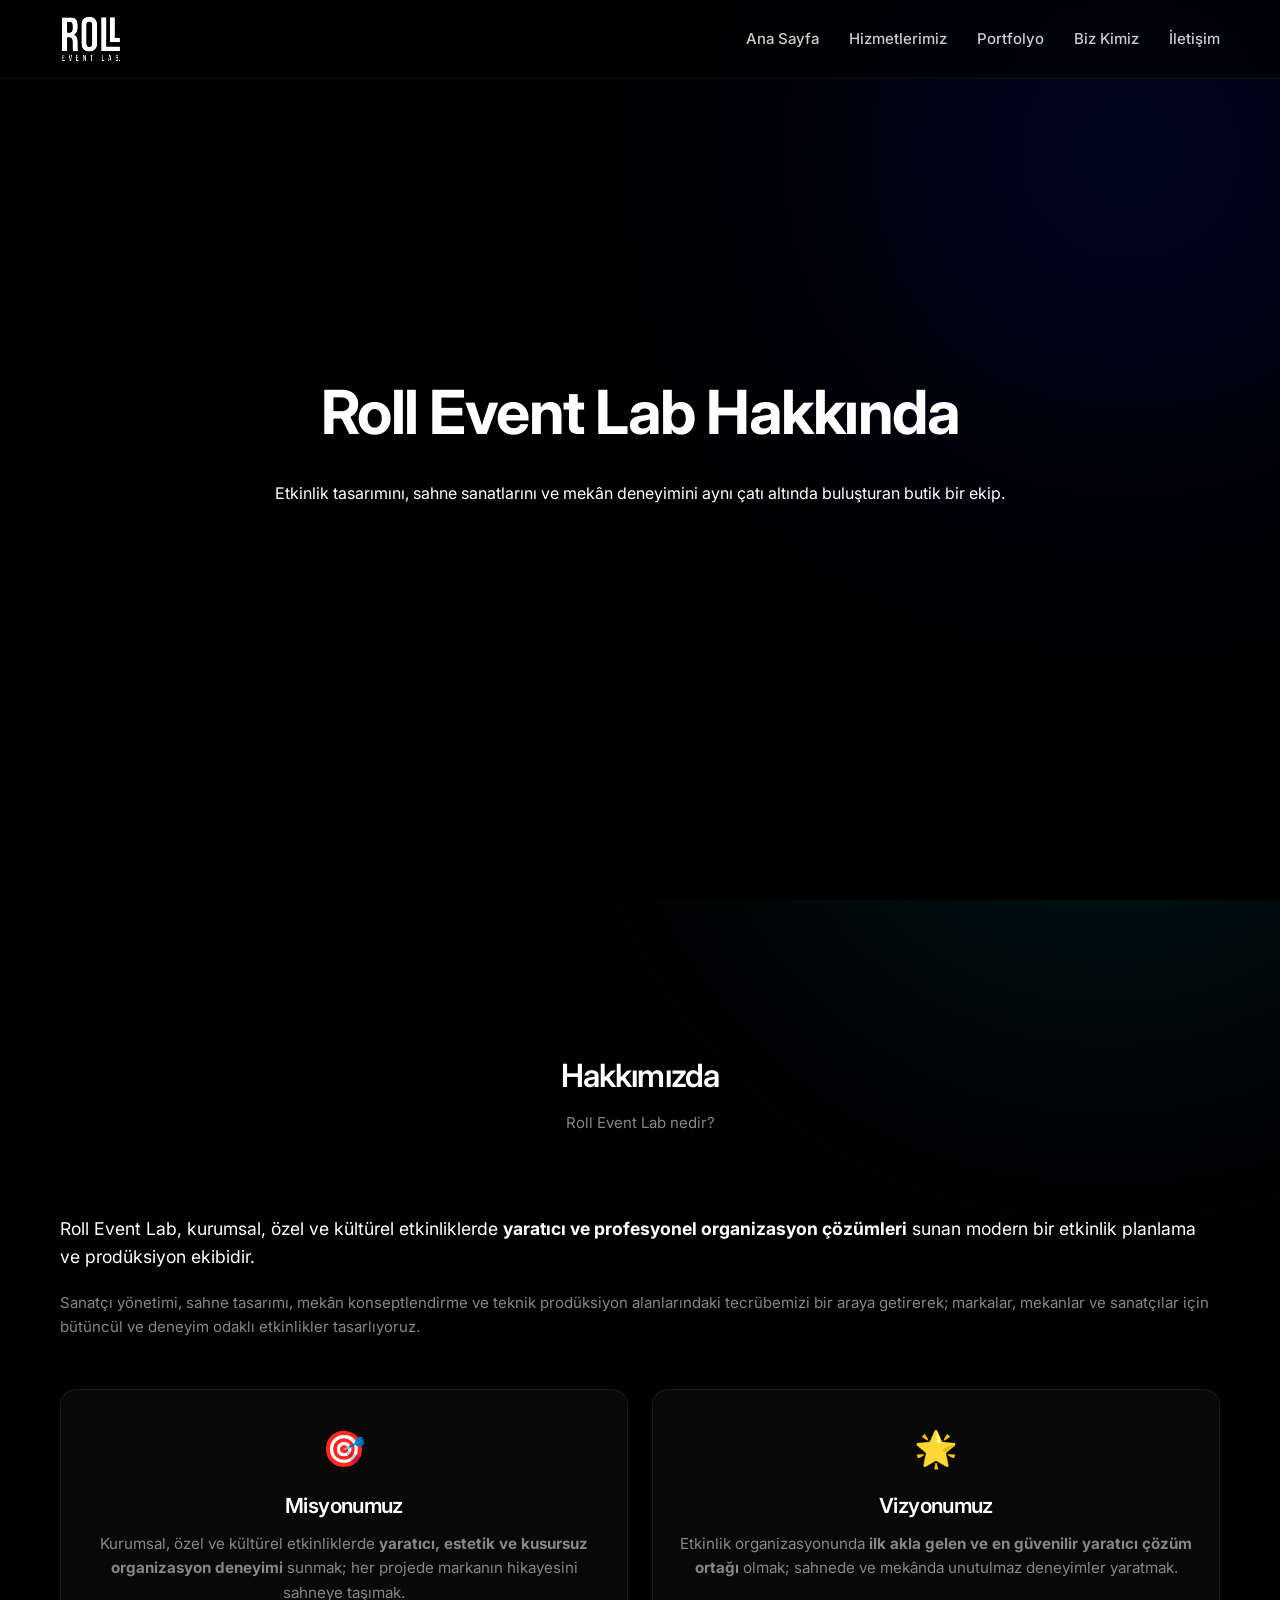
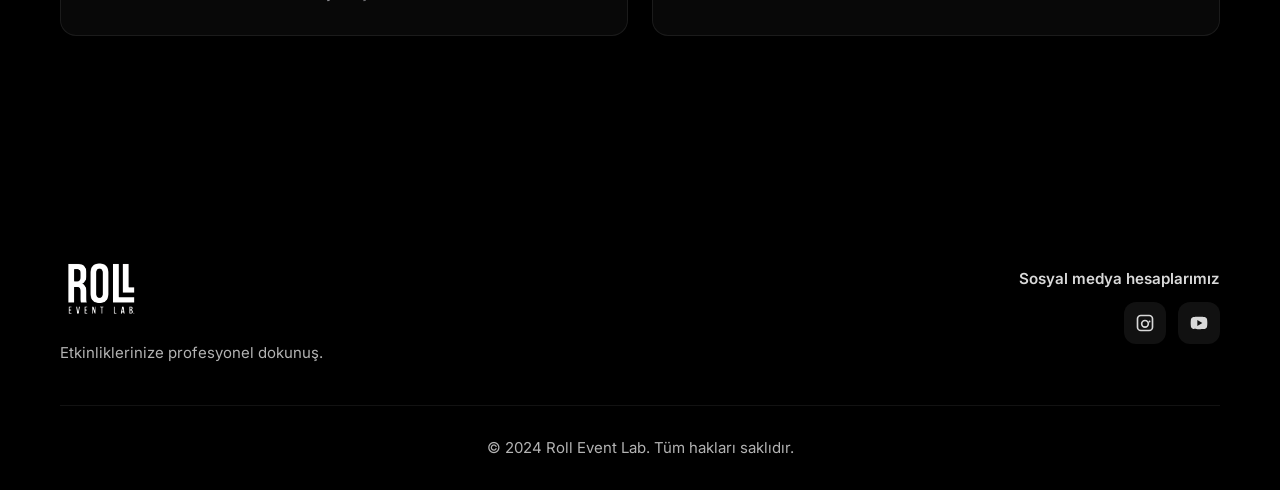
<file: biz-kimiz.html>
<!DOCTYPE html>
<html lang="tr">

<head>
    <meta charset="UTF-8">
    <meta name="viewport" content="width=device-width, initial-scale=1.0">
    <title>Biz Kimiz? | Roll Event Lab</title>
    <link rel="stylesheet" href="css.css">
    <link href="https://fonts.googleapis.com/css2?family=Inter:wght@300;400;500;600;700&display=swap"
        rel="stylesheet">
</head>

<body>
    <nav class="navbar">
        <div class="container">
            <a href="index.html#anasayfa" class="logo"><img src="images/headerlogo.svg" alt="Roll Event Lab Logo"></a>
            <ul class="nav-links">
                <li><a href="index.html#anasayfa">Ana Sayfa</a></li>
                <li><a href="index.html#hizmetler">Hizmetlerimiz</a></li>
                <li><a href="portfolyo.html">Portfolyo</a></li>
                <li><a href="biz-kimiz.html">Biz Kimiz</a></li>
                <li><a href="index.html#iletisim">İletişim</a></li>
            </ul>
            <div class="hamburger">
                <span></span>
                <span></span>
                <span></span>
            </div>
        </div>
    </nav>

    <main class="about-detail-page">
        <section class="hero about-hero">
            <div class="hero-content">
                <h1>Roll Event Lab Hakkında</h1>
                <p>Etkinlik tasarımını, sahne sanatlarını ve mekân deneyimini aynı çatı altında buluşturan butik bir
                    ekip.</p>
            </div>
        </section>

        <section id="hakkimizda-detay" class="about">
            <div class="container">
                <h2 class="section-title">Hakkımızda</h2>
                <p class="section-subtitle">Roll Event Lab nedir?</p>

                <div class="about-content">
                    <div class="about-text">
                        <p class="lead">
                            Roll Event Lab, kurumsal, özel ve kültürel etkinliklerde
                            <strong>yaratıcı ve profesyonel organizasyon çözümleri</strong> sunan modern bir etkinlik
                            planlama ve prodüksiyon ekibidir.
                        </p>
                        <p>
                            Sanatçı yönetimi, sahne tasarımı, mekân konseptlendirme ve teknik prodüksiyon alanlarındaki
                            tecrübemizi bir araya getirerek;
                            markalar, mekanlar ve sanatçılar için bütüncül ve deneyim odaklı etkinlikler tasarlıyoruz.
                        </p>
                    </div>
                </div>

                <div class="about-cards">
                    <div class="about-card">
                        <div class="about-card-icon">🎯</div>
                        <h3 class="about-card-title">Misyonumuz</h3>
                        <p>
                            Kurumsal, özel ve kültürel etkinliklerde
                            <strong>yaratıcı, estetik ve kusursuz organizasyon deneyimi</strong> sunmak; her projede
                            markanın hikayesini sahneye taşımak.
                        </p>
                    </div>
                    <div class="about-card">
                        <div class="about-card-icon">🌟</div>
                        <h3 class="about-card-title">Vizyonumuz</h3>
                        <p>
                            Etkinlik organizasyonunda
                            <strong>ilk akla gelen ve en güvenilir yaratıcı çözüm ortağı</strong> olmak;
                            sahnede ve mekânda unutulmaz deneyimler yaratmak.
                        </p>
                    </div>
                </div>
            </div>
        </section>
    </main>

    <footer class="footer">
        <div class="container">
            <div class="footer-content">
                <div class="footer-brand">
                    <a href="index.html#anasayfa" class="logo"><img src="images/footer.svg" alt="Roll Event Lab Logo"></a>
                    <p>Etkinliklerinize profesyonel dokunuş.</p>
                </div>
                <div class="footer-social">
                    <p class="footer-social-title">Sosyal medya hesaplarımız</p>
                    <div class="footer-social-links">
                        <a class="social-link" href="https://www.instagram.com/rolleventlab/" target="_blank"
                            rel="noopener noreferrer" aria-label="Instagram">
                            <svg viewBox="0 0 24 24" aria-hidden="true" focusable="false">
                                <path
                                    d="M7 2h10a5 5 0 0 1 5 5v10a5 5 0 0 1-5 5H7a5 5 0 0 1-5-5V7a5 5 0 0 1 5-5zm10 2H7a3 3 0 0 0-3 3v10a3 3 0 0 0 3 3h10a3 3 0 0 0 3-3V7a3 3 0 0 0-3-3zm-5 4a5 5 0 1 1 0 10 5 5 0 0 1 0-10zm0 2a3 3 0 1 0 0 6 3 3 0 0 0 0-6zm5.5-.9a1.1 1.1 0 1 1 0 2.2 1.1 1.1 0 0 1 0-2.2z" />
                            </svg>
                        </a>
                        <a class="social-link" href="https://www.youtube.com/@mabollaplus" target="_blank"
                            rel="noopener noreferrer" aria-label="YouTube">
                            <svg viewBox="0 0 24 24" aria-hidden="true" focusable="false">
                                <path
                                    d="M21.6 7.2a3 3 0 0 0-2.1-2.1C17.6 4.6 12 4.6 12 4.6s-5.6 0-7.5.5A3 3 0 0 0 2.4 7.2 31.7 31.7 0 0 0 2 12a31.7 31.7 0 0 0 .4 4.8 3 3 0 0 0 2.1 2.1c1.9.5 7.5.5 7.5.5s5.6 0 7.5-.5a3 3 0 0 0 2.1-2.1A31.7 31.7 0 0 0 22 12a31.7 31.7 0 0 0-.4-4.8zM10 15.5v-7l6 3.5-6 3.5z" />
                            </svg>
                        </a>
                    </div>
                </div>
            </div>
            <div class="footer-bottom">
                <p>&copy; 2024 Roll Event Lab. Tüm hakları saklıdır.</p>
            </div>
        </div>
    </footer>

    <script src="js.js"></script>
</body>

</html>
</file>
<file: css.css>
* {
    margin: 0;
    padding: 0;
    box-sizing: border-box;
}

:root {
    --primary: #001DA5;
    --secondary: #FF6B6B;
    --dark: #000000;
    --light: #f5f5f7;
    --gray: #86868b;
}

html, body {
    overflow-x: clip; /* clip is stricter than hidden on mobile */
    max-width: 100vw;
}

body {
    font-family: -apple-system, BlinkMacSystemFont, "Inter", "SF Pro Display", "Segoe UI", Roboto, Helvetica, Arial, sans-serif;
    color: white;
    line-height: 1.6;
    font-size: 15px;
    -webkit-font-smoothing: antialiased;
    -moz-osx-font-smoothing: grayscale;
    background-color: var(--dark);
    position: relative;
}

/* Sihirli Apple Intelligence Arkaplan Işıkları (Floating Mesh Orbs) */
body::before,
body::after {
    content: '';
    position: fixed;
    width: 60vw;
    height: 60vw;
    max-width: 600px;
    max-height: 600px;
    border-radius: 50%;
    filter: blur(150px);
    z-index: -2;
    pointer-events: none;
    opacity: 0.12;
}

body::before {
    background: #FF00AA; /* Magenta / Fuşya */
    top: -10%;
    left: -10%;
    animation: floatPink 25s infinite alternate cubic-bezier(0.4, 0, 0.2, 1);
}

body::after {
    background: #00E5FF; /* Cyan / Turkuaz */
    bottom: -10%;
    right: -10%;
    animation: floatCyan 30s infinite alternate cubic-bezier(0.4, 0, 0.2, 1);
}

@keyframes floatPink {
    0% { transform: translate(0, 0) scale(1); }
    33% { transform: translate(30vw, 20vh) scale(1.2); }
    66% { transform: translate(10vw, 50vh) scale(0.8); }
    100% { transform: translate(-10vw, 10vh) scale(1); }
}

@keyframes floatCyan {
    0% { transform: translate(0, 0) scale(1); }
    33% { transform: translate(-20vw, -30vh) scale(1.3); }
    66% { transform: translate(-40vw, -10vh) scale(0.9); }
    100% { transform: translate(10vw, -20vh) scale(1); }
}

h1, h2, h3, h4, h5, h6 {
    letter-spacing: -0.03em;
    font-weight: 600;
}

.container {
    max-width: 1200px;
    margin: 0 auto;
    padding: 0 20px;
}

/* Navbar */
.navbar {
    position: fixed;
    top: 0;
    width: 100%;
    background: rgba(0, 0, 0, 0.6);
    backdrop-filter: blur(20px);
    -webkit-backdrop-filter: blur(20px);
    z-index: 1000;
    padding: 15px 0;
    border-bottom: 1px solid rgba(255, 255, 255, 0.05);
}

.navbar .container {
    display: flex;
    justify-content: space-between;
    align-items: center;
}

.logo {
    display: flex;
    align-items: center;
    text-decoration: none;
}

.logo img {
    height: 48px;
    width: auto;
    object-fit: contain;
    transition: transform 0.3s ease;
}

.logo:hover img {
    transform: scale(1.03);
}

.logo span {
    color: var(--primary);
    font-weight: 400;
}

.nav-links {
    display: flex;
    list-style: none;
    gap: 30px;
}

.nav-links a {
    text-decoration: none;
    color: rgba(255, 255, 255, 0.8);
    font-weight: 500;
    transition: color 0.3s;
}

.nav-links a:hover {
    color: white;
}

.nav-item-has-dropdown {
    position: relative;
}

.nav-dropdown {
    position: absolute;
    top: 130%;
    left: 0;
    list-style: none;
    padding: 10px 0;
    margin: 0;
    min-width: 190px;
    background: rgba(20, 20, 22, 0.9);
    backdrop-filter: blur(20px);
    -webkit-backdrop-filter: blur(20px);
    border: 1px solid rgba(255, 255, 255, 0.1);
    box-shadow: 0 12px 40px rgba(0, 0, 0, 0.5);
    border-radius: 14px;
    display: none;
    z-index: 1100;
}

.nav-dropdown li a {
    display: block;
    padding: 10px 16px;
    font-size: 0.9rem;
    color: rgba(255, 255, 255, 0.8);
    white-space: nowrap;
}

.nav-dropdown li a:hover {
    background: rgba(255, 255, 255, 0.05);
    color: white;
}

@media (hover: hover) {
    .nav-item-has-dropdown:hover .nav-dropdown {
        display: block;
    }
}

.hamburger {
    display: none;
    flex-direction: column;
    cursor: pointer;
    gap: 5px;
}

.hamburger span {
    width: 25px;
    height: 3px;
    background: white;
    transition: 0.3s;
}

/* Hero */
.hero {
    height: 100vh;
    background: #000000;
    display: flex;
    align-items: center;
    justify-content: center;
    text-align: center;
    color: white;
    position: relative;
    overflow: hidden;
}

.hero::before {
    content: '';
    position: absolute;
    width: 500px;
    height: 500px;
    background: var(--primary);
    border-radius: 50%;
    filter: blur(150px);
    opacity: 0.3;
    top: -100px;
    right: -100px;
}

.hero-content {
    z-index: 1;
}

@keyframes fadeUp {
    0% {
        opacity: 0;
        transform: translateY(30px);
    }
    100% {
        opacity: 1;
        transform: translateY(0);
    }
}

.hero h1 {
    font-size: 3.8rem;
    margin-bottom: 20px;
    font-weight: 700;
    opacity: 0;
    filter: blur(20px);
    animation: blurReveal 1.5s cubic-bezier(0.16, 1, 0.3, 1) 0.2s forwards;
    letter-spacing: -1.5px;
}

@keyframes blurReveal {
    0% { opacity: 0; filter: blur(20px); transform: scale(0.95) translateY(20px); }
    100% { opacity: 1; filter: blur(0); transform: scale(1) translateY(0); }
}

.hero h1 span {
    background: linear-gradient(270deg, var(--primary), #FF00AA, #00E5FF, var(--primary));
    background-size: 400% 400%;
    -webkit-background-clip: text;
    background-clip: text;
    -webkit-text-fill-color: transparent;
    animation: shineText 8s ease infinite;
}

@keyframes shineText {
    0% { background-position: 0% 50%; }
    50% { background-position: 100% 50%; }
    100% { background-position: 0% 50%; }
}

.hero p {
    font-size: 1rem;
    margin-bottom: 30px;
    opacity: 0;
    animation: fadeUp 1s cubic-bezier(0.16, 1, 0.3, 1) 0.4s forwards;
}

.btn {
    display: inline-block;
    padding: 15px 40px;
    background: var(--primary);
    color: white;
    text-decoration: none;
    border-radius: 50px;
    font-weight: 600;
    transition: transform 0.3s, box-shadow 0.3s;
    border: none;
    cursor: pointer;
}

.hero .btn {
    opacity: 0;
    animation: fadeUp 1s cubic-bezier(0.16, 1, 0.3, 1) 0.6s forwards;
}

.btn:hover {
    transform: translateY(-2px);
    box-shadow: 0 10px 30px rgba(0, 29, 165, 0.3);
}

/* Brand Marquee */
.brand-marquee {
    background: transparent;
    border-bottom: 1px solid rgba(255, 255, 255, 0.05);
    padding: 60px 0;
    overflow: hidden;
    display: flex;
    white-space: nowrap;
    position: relative;
    -webkit-mask-image: linear-gradient(90deg, transparent, #000 15%, #000 85%, transparent);
    mask-image: linear-gradient(90deg, transparent, #000 15%, #000 85%, transparent);
}

.marquee-content {
    display: flex;
    align-items: center;
    justify-content: flex-start;
    min-width: max-content;
    flex-shrink: 0;
    gap: 50px;
    padding-right: 50px;
    animation: textMarquee 25s linear infinite;
}

.marquee-content span {
    font-size: 2.6rem;
    font-weight: 700;
    color: rgba(255, 255, 255, 0.25);
    letter-spacing: -1px;
    text-transform: uppercase;
    transition: color 0.4s ease, text-shadow 0.4s ease;
    cursor: default;
}

.marquee-img {
    width: 90px;
    height: 90px;
    border-radius: 50%;
    object-fit: cover;
    filter: grayscale(100%) opacity(0.5);
    border: 3px solid rgba(255, 255, 255, 0.1);
    transition: filter 0.4s ease, transform 0.4s ease, box-shadow 0.4s ease, border-color 0.4s ease;
    cursor: pointer;
}

.marquee-img:hover {
    filter: grayscale(0%) opacity(1);
    transform: scale(1.15) rotate(-5deg);
    box-shadow: 0 10px 25px rgba(0, 29, 165, 0.5);
    border-color: var(--primary);
}

.marquee-content span.dot {
    font-size: 1.5rem;
    color: var(--primary);
    opacity: 0.8;
}

.marquee-content span:not(.dot):hover {
    color: white;
    text-shadow: 0 0 20px rgba(255, 255, 255, 0.3);
}

@keyframes textMarquee {
    0% { transform: translateX(0); }
    100% { transform: translateX(-100%); }
}

@media (max-width: 768px) {
    .marquee-content {
        gap: 25px;
        padding-right: 25px;
    }
    .marquee-content span {
        font-size: 1.8rem;
    }
    .marquee-img {
        width: 65px;
        height: 65px;
    }
}

/* Section Titles */
.section-title {
    font-size: 2rem;
    text-align: center;
    margin-bottom: 10px;
}

.section-subtitle {
    text-align: center;
    color: var(--gray);
    margin-bottom: 80px;
}

/* Services */
.services {
    padding: 150px 0;
    background: transparent;
    position: relative;
    overflow: hidden;
}
.services::before {
    content: '';
    position: absolute;
    width: 600px;
    height: 600px;
    background: var(--primary);
    border-radius: 50%;
    filter: blur(200px);
    opacity: 0.15;
    bottom: -200px;
    left: -200px;
    z-index: -1;
    pointer-events: none;
}

.services-grid {
    display: grid;
    grid-template-columns: repeat(3, minmax(0, 1fr));
    gap: 40px;
}

.service-card {
    background: rgba(255, 255, 255, 0.03);
    border: 1px solid rgba(255, 255, 255, 0.08);
    backdrop-filter: blur(10px);
    -webkit-backdrop-filter: blur(10px);
    padding: 28px 22px;
    border-radius: 20px;
    text-align: center;
    transition: transform 0.4s cubic-bezier(0.16, 1, 0.3, 1), box-shadow 0.4s cubic-bezier(0.16, 1, 0.3, 1);
    text-decoration: none;
    display: block;
    color: white;
}

.service-card:hover {
    transform: translateY(-6px);
    box-shadow: 0 20px 40px rgba(0, 0, 0, 0.3);
}

.service-icon {
    width: 54px;
    height: 54px;
    margin: 10px auto 30px;
    display: flex;
    align-items: center;
    justify-content: center;
    position: relative;
    filter: drop-shadow(0 0 10px currentColor);
    transition: transform 0.6s cubic-bezier(0.16, 1, 0.3, 1), filter 0.6s cubic-bezier(0.16, 1, 0.3, 1);
}

.service-icon svg {
    width: 100%;
    height: 100%;
    stroke: currentColor;
    stroke-width: 1.5;
}

.service-card:hover .service-icon {
    transform: scale(1.25) translateY(-8px);
    filter: drop-shadow(0 0 25px currentColor);
}

.service-card h3 {
    margin-bottom: 15px;
    color: white;
}

.card-action {
    margin-top: 15px;
    font-size: 0.9rem;
    font-weight: 500;
    color: rgba(255, 255, 255, 0.4);
    display: inline-flex;
    align-items: center;
    gap: 5px;
    transition: color 0.4s ease;
}

.card-action span {
    font-size: 1.1rem;
    transition: transform 0.4s cubic-bezier(0.16, 1, 0.3, 1), color 0.4s ease;
}

.service-card:hover .card-action {
    color: rgba(255, 255, 255, 0.9);
}

.service-card:hover .card-action span {
    transform: translateX(4px);
    color: var(--primary);
}

.service-card p {
    color: var(--gray);
}

.service-sublist {
    list-style: none;
    margin-top: 15px;
    padding-left: 0;
    color: var(--gray);
    font-size: 0.9rem;
}

.service-sublist li {
    margin-bottom: 4px;
}

.service-sublist li::before {
    content: "•";
    margin-right: 6px;
    color: var(--primary);
}

/* Service Detail Pages */
.service-detail-hero {
    height: 60vh;
    min-height: 400px;
    background-size: cover;
    background-position: center;
    background-color: var(--dark);
    display: flex;
    align-items: center;
    justify-content: center;
    position: relative;
    color: white;
    text-align: center;
    margin-top: 60px;
}

.service-detail-hero::before {
    content: '';
    position: absolute;
    inset: 0;
    background: rgba(0, 0, 0, 0.6);
}

.service-detail-hero .hero-content {
    position: relative;
    z-index: 1;
    max-width: 800px;
    padding: 0 20px;
}

.service-detail-hero h1 {
    font-size: 3.5rem;
    margin-bottom: 20px;
    font-weight: 700;
}

.service-detail-hero p {
    font-size: 1.2rem;
    opacity: 0.9;
}

.service-sub-sections {
    padding: 150px 0;
    background: transparent;
}

.sub-service-row {
    display: flex;
    align-items: center;
    gap: 100px;
    margin-bottom: 150px;
}

.sub-service-row:last-child {
    margin-bottom: 0;
}

.sub-service-row:nth-child(even) {
    flex-direction: row-reverse;
}

.sub-service-image {
    flex: 1;
    border-radius: 20px;
    overflow: hidden;
    box-shadow: 0 15px 35px rgba(0, 0, 0, 0.1);
}

.sub-service-image img {
    width: 100%;
    height: 400px;
    object-fit: cover;
    display: block;
    background: #111;
}

.sub-service-text {
    flex: 1;
}

.sub-service-text h2 {
    font-size: 2rem;
    color: var(--primary);
    margin-bottom: 20px;
}

.sub-service-text p {
    font-size: 1.1rem;
    color: var(--gray);
    line-height: 1.8;
}

/* Animated Scrolling Portfolio (Marquee) */
.scrolling-portfolio {
    display: flex;
    height: 100vh;
    padding-top: 70px;
    /* Navbar height */
    padding-bottom: 0;
    overflow: hidden;
    gap: 0;
    background: var(--dark);
    padding-inline: 0;
}

.scroll-column {
    flex: 1;
    overflow: hidden;
    position: relative;
    border-radius: 0;
}

.scroll-track {
    display: flex;
    flex-direction: column;
    gap: 0;
    width: 100%;
}

.scroll-column.up .scroll-track {
    animation: scroll-up 45s linear infinite;
}

.scroll-column.down .scroll-track {
    transform: translateY(-50%);
    animation: scroll-down 45s linear infinite;
}

.scroll-column:hover .scroll-track {
    animation-play-state: paused;
}

.scroll-item {
    width: 100%;
    position: relative;
    border-radius: 0;
    overflow: hidden;
    cursor: crosshair;
}

.scroll-item img {
    width: 100%;
    height: auto;
    display: block;
    transition: transform 0.5s ease;
    background: var(--dark);
}

.scroll-item:hover img {
    transform: scale(1.08);
    /* Hover'da hafif yakınlaşsın */
}

@keyframes scroll-up {
    0% {
        transform: translateY(0);
    }

    100% {
        transform: translateY(-50%);
    }
}

@keyframes scroll-down {
    0% {
        transform: translateY(-50%);
    }

    100% {
        transform: translateY(0);
    }
}

/* Portfolio (Homepage) */
.portfolio {
    padding: 150px 0;
    position: relative;
    overflow: hidden;
}
.portfolio::before {
    content: '';
    position: absolute;
    width: 500px;
    height: 500px;
    background: var(--primary);
    border-radius: 50%;
    filter: blur(180px);
    opacity: 0.15;
    top: 50%;
    right: -200px;
    z-index: -1;
    pointer-events: none;
}

.portfolio-grid {
    column-count: 3;
    column-gap: 40px;
}

.portfolio-item {
    position: relative;
    border-radius: 20px;
    overflow: hidden;
    cursor: pointer;
    margin-bottom: 40px;
    break-inside: avoid;
}

.portfolio-image {
    width: 100%;
    height: 260px;
    object-fit: cover;
    object-position: center;
    display: block;
    transition: transform 0.5s;
}

/* Ekran Okuyucular İçin Erişilebilirlik (Accessibility) */
.sr-only {
    position: absolute;
    width: 1px;
    height: 1px;
    padding: 0;
    margin: -1px;
    overflow: hidden;
    clip: rect(0, 0, 0, 0);
    white-space: nowrap;
    border-width: 0;
}

.portfolio-overlay {
    position: absolute;
    bottom: 0;
    left: 0;
    right: 0;
    padding: 30px;
    background: linear-gradient(to top, rgba(0, 0, 0, 0.9) 0%, transparent 100%);
    color: white;
    transform: translateY(20px);
    opacity: 0;
    transition: 0.4s cubic-bezier(0.16, 1, 0.3, 1);
}

.portfolio-item:hover .portfolio-overlay {
    transform: translateY(0);
    opacity: 1;
}

.portfolio-item:hover .portfolio-image {
    transform: scale(1.1);
}

.portfolio-overlay h3 {
    font-size: 1.3rem;
    margin-bottom: 5px;
}

.portfolio-overlay p {
    opacity: 0.8;
    font-size: 0.9rem;
}

/* About */
.about {
    padding: 150px 0;
    background: transparent;
}

.about-cards {
    margin-top: 50px;
    display: grid;
    grid-template-columns: repeat(auto-fit, minmax(260px, 1fr));
    gap: 24px;
}

.about-card {
    background: rgba(255, 255, 255, 0.03);
    border: 1px solid rgba(255, 255, 255, 0.08);
    backdrop-filter: blur(10px);
    -webkit-backdrop-filter: blur(10px);
    padding: 30px 24px;
    border-radius: 16px;
    text-align: center;
    color: white;
}

.about-card-icon {
    font-size: 2.2rem;
    margin-bottom: 12px;
}

.about-card-title {
    font-size: 1.3rem;
    margin-bottom: 10px;
}

.about-card p {
    color: var(--gray);
    font-size: 0.95rem;
    line-height: 1.6;
}

.about-text .lead {
    font-size: 1.1rem;
    color: white;
    margin-bottom: 20px;
}

.about-text p {
    color: var(--gray);
    margin-bottom: 15px;
}

.stats {
    display: flex;
    gap: 50px;
    margin-top: 40px;
    justify-content: center;
}

.stat {
    text-align: center;
}

.stat-number {
    display: block;
    font-size: 2.5rem;
    font-weight: 700;
    color: var(--primary);
}

.stat-label {
    color: var(--gray);
    font-size: 0.9rem;
}

.about-btn {
    display: flex;
    justify-content: center;
    align-items: center;
    width: max-content;
    margin: 50px auto 0;
}

/* Contact */
.contact {
    padding: 150px 0;
    position: relative;
    overflow: hidden;
}
.contact::before {
    content: '';
    position: absolute;
    width: 600px;
    height: 600px;
    background: var(--primary);
    border-radius: 50%;
    filter: blur(200px);
    opacity: 0.15;
    bottom: -100px;
    left: 50%;
    transform: translateX(-50%);
    z-index: -1;
    pointer-events: none;
}

.contact-wrapper {
    display: grid;
    grid-template-columns: 1fr 2fr;
    gap: 100px;
}

.contact-item {
    display: flex;
    gap: 15px;
    margin-bottom: 30px;
}

.contact-icon {
    font-size: 1.5rem;
}

.contact-item h4 {
    margin-bottom: 5px;
}

.contact-item p {
    color: var(--gray);
}

.contact-form {
    display: flex;
    flex-direction: column;
    gap: 20px;
}

.contact-form input,
.contact-form textarea {
    padding: 15px;
    background: rgba(255, 255, 255, 0.03);
    border: 1px solid rgba(255, 255, 255, 0.1);
    color: white;
    border-radius: 12px;
    font-family: inherit;
    font-size: 1rem;
    transition: border-color 0.3s;
}

.contact-form input:focus,
.contact-form textarea:focus {
    outline: none;
    border-color: var(--primary);
    background: rgba(255, 255, 255, 0.06);
}

/* Footer */
.footer {
    background: var(--dark);
    color: white;
    padding: 60px 0 30px;
}

.footer-content {
    display: flex;
    justify-content: space-between;
    align-items: center;
    margin-bottom: 40px;
}

.footer-brand .logo {
    color: white;
}

.footer-brand .logo img {
    height: 85px;
}

.footer-brand p {
    margin-top: 10px;
    opacity: 0.7;
}

.footer-social {
    display: flex;
    flex-direction: column;
    align-items: flex-end;
    gap: 10px;
}

.footer-social-title {
    margin: 0;
    font-size: 0.95rem;
    font-weight: 600;
    opacity: 0.85;
}

.footer-social-links {
    display: flex;
    gap: 12px;
}

.footer-social a {
    color: white;
    text-decoration: none;
    opacity: 0.85;
    transition: opacity 0.2s, transform 0.2s, background 0.2s;
}

.social-link {
    width: 42px;
    height: 42px;
    display: inline-flex;
    align-items: center;
    justify-content: center;
    border-radius: 12px;
    background: rgba(255, 255, 255, 0.08);
}

.social-link svg {
    width: 20px;
    height: 20px;
    fill: currentColor;
}

.footer-social a:hover {
    opacity: 1;
    transform: translateY(-2px);
    background: rgba(255, 255, 255, 0.14);
}

.footer-bottom {
    text-align: center;
    padding-top: 30px;
    border-top: 1px solid rgba(255, 255, 255, 0.1);
    opacity: 0.7;
}

/* Responsive */
@media (max-width: 768px) {
    .nav-links {
        position: fixed;
        top: 0;
        left: 0;
        width: 100%;
        height: 100vh;
        background: rgba(0, 0, 0, 0.85);
        backdrop-filter: blur(20px);
        -webkit-backdrop-filter: blur(20px);
        flex-direction: column;
        justify-content: center;
        align-items: center;
        gap: 40px;
        display: none;
        z-index: 1001;
        opacity: 0;
    }

    .nav-links.active {
        display: flex;
        opacity: 1;
        animation: fadeUp 0.6s cubic-bezier(0.16, 1, 0.3, 1) forwards;
    }

    .nav-links a {
        color: white;
        font-size: 2rem;
        font-weight: 600;
        text-align: center;
    }

    .nav-item-has-dropdown {
        width: 100%;
        text-align: center;
    }

    .nav-dropdown {
        position: static;
        box-shadow: none;
        border-radius: 0;
        padding: 15px 0 0;
        background: transparent;
    }

    .nav-dropdown li a {
        color: rgba(255, 255, 255, 0.7);
        font-size: 1.2rem;
    }

    .hamburger {
        display: flex;
        z-index: 1002;
        position: relative;
    }

    .hamburger.active span {
        background: white;
    }

    .hamburger.active span:nth-child(1) {
        transform: translateY(8px) rotate(45deg);
    }
    
    .hamburger.active span:nth-child(2) {
        opacity: 0;
    }
    
    .hamburger.active span:nth-child(3) {
        transform: translateY(-8px) rotate(-45deg);
    }

    .hero h1 {
        font-size: 2.2rem;
    }

    .services-grid {
        grid-template-columns: repeat(1, minmax(0, 1fr));
    }

    .portfolio-grid {
        column-count: 1;
    }

    .contact-wrapper {
        grid-template-columns: 1fr;
    }

    .stats {
        flex-direction: column;
        gap: 20px;
    }

    .sub-service-row,
    .sub-service-row:nth-child(even) {
        flex-direction: column;
        gap: 30px;
    }

    .service-detail-hero h1 {
        font-size: 2.2rem;
    }

    .sub-service-image img {
        height: 250px;
    }

    .footer-content {
        flex-direction: column;
        text-align: center;
        gap: 30px;
    }

    .footer-brand .logo {
        justify-content: center;
    }

    .footer-brand .logo img {
        height: 110px;
    }

    .footer-social {
        align-items: center;
    }
}

/* --- Portfolio Modal (Popup) --- */
.portfolio-modal {
    position: fixed;
    top: 0;
    left: 0;
    width: 100vw;
    height: 100vh;
    background: rgba(10, 10, 20, 0.75);
    backdrop-filter: blur(15px);
    -webkit-backdrop-filter: blur(15px);
    z-index: 9999;
    display: flex;
    align-items: center;
    justify-content: center;
    opacity: 0;
    visibility: hidden;
    transition: opacity 0.4s ease, visibility 0.4s;
    padding: 20px;
}

.portfolio-modal.active {
    opacity: 1;
    visibility: visible;
}

.modal-content {
    background: #1e1e2f;
    border-radius: 20px;
    width: 100%;
    max-width: 900px;
    max-height: 90vh;
    display: flex;
    overflow: hidden;
    box-shadow: 0 30px 60px rgba(0, 0, 0, 0.5);
    transform: translateY(30px) scale(0.95);
    transition: transform 0.4s cubic-bezier(0.165, 0.84, 0.44, 1);
    position: relative;
}

.portfolio-modal.active .modal-content {
    transform: translateY(0) scale(1);
}

.modal-close {
    position: absolute;
    top: 20px;
    right: 20px;
    width: 40px;
    height: 40px;
    background: rgba(255, 255, 255, 0.1);
    backdrop-filter: blur(5px);
    border-radius: 50%;
    display: flex;
    align-items: center;
    justify-content: center;
    cursor: pointer;
    font-size: 1.5rem;
    color: white;
    z-index: 10;
    transition: background 0.3s, transform 0.3s;
    border: none;
}

.modal-close:hover {
    background: rgba(255, 255, 255, 0.25);
    transform: scale(1.1);
}

.modal-image {
    flex: 1.3;
    background: #000;
}

.modal-image img {
    width: 100%;
    height: 100%;
    object-fit: cover;
    display: block;
}

.modal-text {
    flex: 1;
    padding: 40px;
    display: flex;
    flex-direction: column;
    justify-content: center;
}

.modal-text h2 {
    font-size: 2rem;
    color: var(--primary);
    margin-bottom: 15px;
    line-height: 1.2;
}

.modal-text p {
    font-size: 1.05rem;
    color: var(--light);
    line-height: 1.7;
    opacity: 0.9;
}

/* Slider in Modal */
.modal-slider {
    position: relative;
    width: 100%;
    height: 100%;
    overflow: hidden;
    background: #000;
}

.slider-track {
    display: flex;
    width: 100%;
    height: 100%;
    transition: transform 0.4s cubic-bezier(0.25, 1, 0.5, 1);
}

.slider-slide {
    min-width: 100%;
    height: 100%;
    position: relative;
    display: flex;
    align-items: center;
    justify-content: center;
}

.slider-slide img {
    width: 100%;
    height: 100%;
    object-fit: cover;
    display: block;
}

.slider-btn {
    position: absolute;
    top: 50%;
    transform: translateY(-50%);
    background: rgba(10, 10, 20, 0.6);
    color: white;
    border: none;
    width: 44px;
    height: 44px;
    border-radius: 50%;
    display: flex;
    align-items: center;
    justify-content: center;
    cursor: pointer;
    z-index: 10;
    transition: background 0.3s, transform 0.3s;
    font-size: 1.2rem;
    backdrop-filter: blur(5px);
}

.slider-btn:hover {
    background: var(--primary);
    transform: translateY(-50%) scale(1.1);
}

.slider-btn.prev {
    left: 15px;
}

.slider-btn.next {
    right: 15px;
}

.slider-dots {
    position: absolute;
    bottom: 25px;
    left: 50%;
    transform: translateX(-50%);
    display: flex;
    gap: 8px;
    z-index: 10;
}

.slider-dot {
    width: 10px;
    height: 10px;
    border-radius: 50%;
    background: rgba(255, 255, 255, 0.3);
    cursor: pointer;
    transition: background 0.3s, transform 0.3s;
}

.slider-dot.active {
    background: white;
    transform: scale(1.3);
}

@media (max-width: 992px) {
    .scroll-column:nth-child(4) {
        display: none;
    }

    /* Tablette 3 kolon kalsın */
}

@media (max-width: 768px) {
    .modal-content {
        flex-direction: column;
        overflow-y: auto;
    }

    .modal-image {
        height: 300px;
        flex: none;
    }

    .modal-text {
        padding: 30px 20px;
    }
}

@media (max-width: 576px) {
    .scrolling-portfolio {
        padding-top: 60px;
    }

    .scroll-column:nth-child(3) {
        display: none;
    }

    /* Mobilde 2 kolon kalsın */
}

/* ------------------------------------------- */
/* Ana Sayfa: Yatay Akan Portfolyo (Marquee)   */
/* ------------------------------------------- */
.portfolio-marquee-section {
    padding: var(--section-padding) 0;
    background: transparent;
    overflow: hidden;
}

.hm-wrapper {
    position: relative;
    width: 100vw;
    height: 380px;
    overflow: hidden;
    display: flex;
    align-items: center;
    margin-left: calc(-50vw + 50%);
    /* Full width hack */
}

/* Sol ve sağ kenarlara fade efekti */
.hm-wrapper::before,
.hm-wrapper::after {
    content: '';
    position: absolute;
    top: 0;
    width: 10%;
    height: 100%;
    z-index: 2;
    pointer-events: none;
}

.hm-wrapper::before {
    left: 0;
    background: linear-gradient(to right, #000 0%, transparent 100%);
}

.hm-wrapper::after {
    right: 0;
    background: linear-gradient(to left, #000 0%, transparent 100%);
}

.hm-track {
    display: flex;
    gap: 30px;
    width: max-content;
    animation: hmScroll 35s linear infinite;
}

.hm-track:hover {
    animation-play-state: paused;
}

.hm-item {
    width: 500px;
    height: 320px;
    border-radius: 12px;
    overflow: hidden;
    position: relative;
    box-shadow: 0 10px 30px rgba(0, 0, 0, 0.1);
    transition: transform 0.4s ease, box-shadow 0.4s ease;
    cursor: auto;
}

.hm-item:hover {
    transform: translateY(-8px) scale(1.02);
    box-shadow: 0 15px 40px rgba(0, 0, 0, 0.15);
}

.hm-item img {
    width: 100%;
    height: 100%;
    object-fit: cover;
    display: block;
    transition: transform 0.6s ease;
}

.hm-item:hover img {
    transform: scale(1.06);
}

@keyframes hmScroll {
    0% {
        transform: translateX(0);
    }

    100% {
        transform: translateX(calc(-50% - 15px));
    }
}

@media (max-width: 992px) {
    .hm-item {
        width: 350px;
        height: 250px;
    }

    .hm-wrapper {
        height: 300px;
    }
}

@media (max-width: 576px) {
    .hm-item {
        width: 280px;
        height: 200px;
    }

    .hm-wrapper {
        height: 250px;
    }

    .hm-wrapper::before,
    .hm-wrapper::after {
        width: 12%;
    }
}

/* ------------------------------------------- */
/* Portfolyo Sayfası: Filtrelenebilir Masonry Grid */
/* ------------------------------------------- */
.portfolio-page-header {
    padding-top: 150px;
    padding-bottom: 40px;
    background: transparent;
}

.portfolio-filters {
    display: flex;
    justify-content: center;
    flex-wrap: wrap;
    gap: 15px;
    margin-top: 40px;
    margin-bottom: 20px;
}

.filter-btn {
    padding: 12px 28px;
    background: rgba(255, 255, 255, 0.03);
    border: 1px solid rgba(255, 255, 255, 0.08);
    backdrop-filter: blur(10px);
    -webkit-backdrop-filter: blur(10px);
    color: rgba(255, 255, 255, 0.7);
    border-radius: 40px;
    font-weight: 500;
    cursor: pointer;
    transition: all 0.4s cubic-bezier(0.16, 1, 0.3, 1);
    font-family: 'Space Grotesk', sans-serif;
    letter-spacing: 0.5px;
}

.filter-btn:hover {
    color: white;
    background: rgba(255, 255, 255, 0.08);
    border-color: rgba(255, 255, 255, 0.2);
    transform: translateY(-2px);
}

.filter-btn.active {
    background: var(--primary);
    color: white;
    border-color: var(--primary);
    box-shadow: 0 5px 20px rgba(0, 29, 165, 0.5);
    transform: translateY(-2px);
}

.portfolio-grid-container {
    padding-bottom: 100px;
    min-height: 50vh;
}

.portfolio-gallery {
    display: grid;
    grid-template-columns: repeat(auto-fill, minmax(300px, 1fr));
    gap: 30px;
    transition: all 0.5s ease;
}

.gallery-item {
    position: relative;
    border-radius: 12px;
    overflow: hidden;
    aspect-ratio: 4/5;
    cursor: pointer;
    box-shadow: 0 4px 15px rgba(0, 0, 0, 0.05);
    transition: transform 0.4s ease, opacity 0.4s ease, box-shadow 0.4s ease;
}

.gallery-item.hidden {
    display: none;
}

.gallery-item img {
    width: 100%;
    height: 100%;
    object-fit: cover;
    display: block;
    transition: transform 0.6s ease;
}

.gallery-item:hover img {
    transform: scale(1.08);
}

.gallery-overlay {
    position: absolute;
    bottom: 0;
    left: 0;
    width: 100%;
    padding: 60px 20px 20px;
    background: linear-gradient(to top, rgba(0, 0, 0, 0.9), transparent);
    color: white;
    transform: translateY(10px);
    opacity: 0;
    transition: all 0.4s ease;
}

.gallery-item:hover .gallery-overlay {
    transform: translateY(0);
    opacity: 1;
}

.gallery-overlay h3 {
    margin-bottom: 5px;
    font-size: 1.25rem;
    font-weight: 600;
}

.gallery-overlay span {
    font-size: 0.85rem;
    color: var(--primary-light, #9d96ff);
    text-transform: uppercase;
    letter-spacing: 1.5px;
    font-weight: 500;
}
</file>
